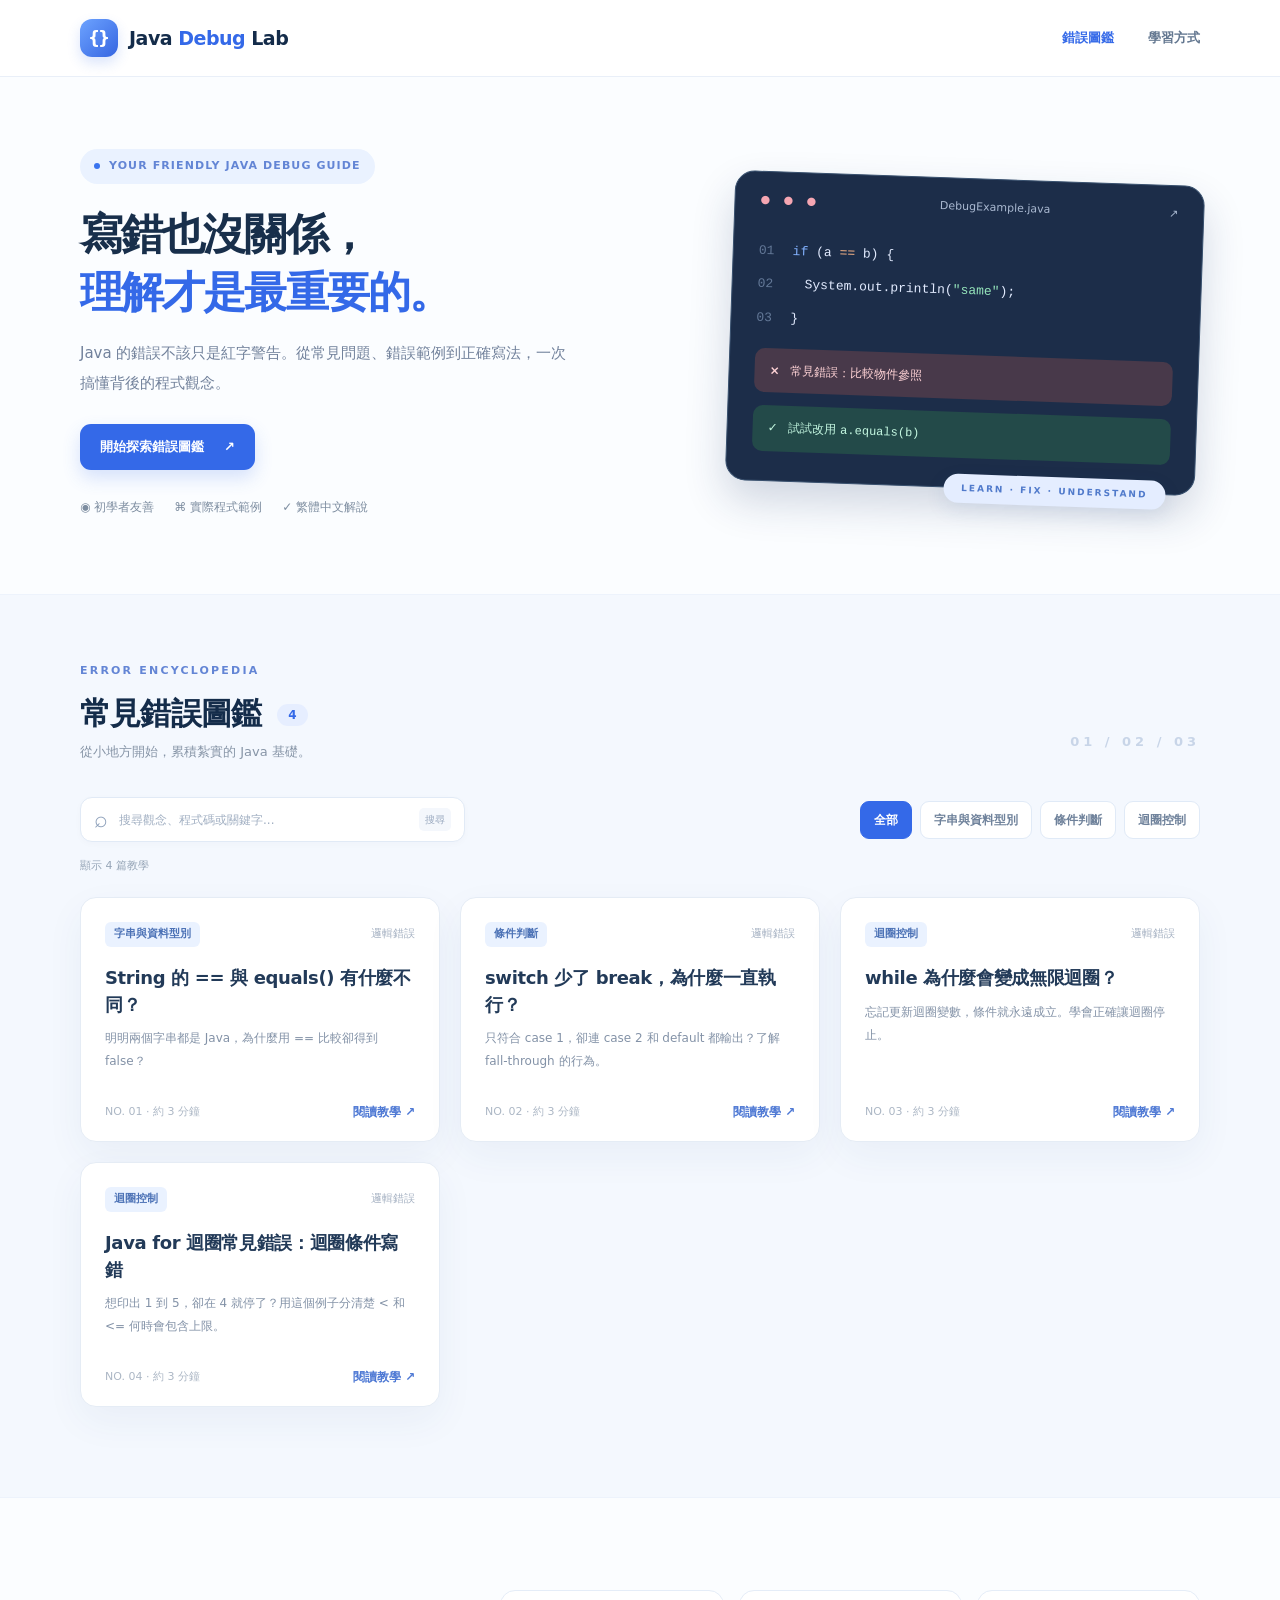
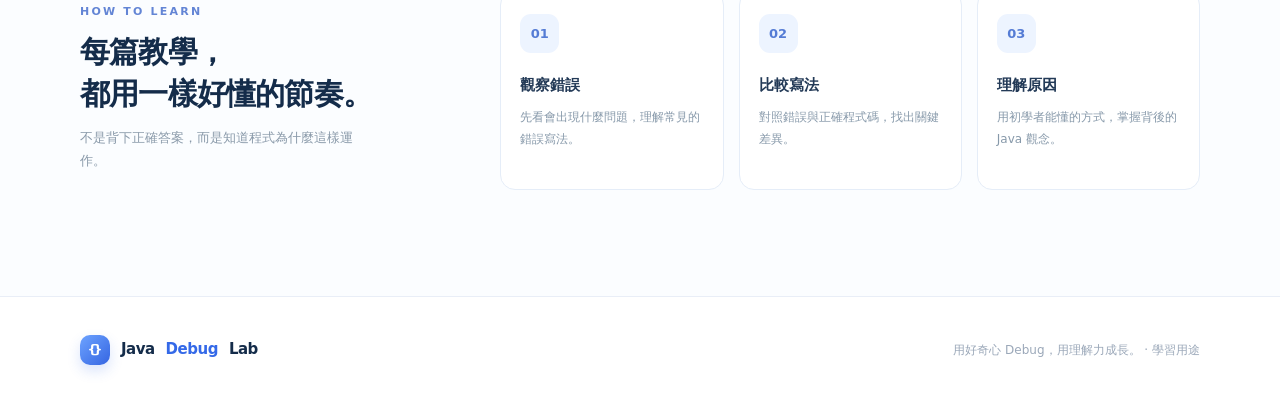
<file: index.html>
<!doctype html>
<html lang="zh-Hant">
<head>
  <meta charset="UTF-8">
  <meta name="viewport" content="width=device-width, initial-scale=1">
  <meta name="description" content="Java Debug Lab：用清楚的錯誤與正確範例，學懂 Java 初學者常見問題。">
  <title>Java Debug Lab｜從錯誤開始，真正學會 Java</title>
  <link rel="stylesheet" href="./assets/style.css">
  <script src="./assets/app.js" defer></script>
</head>
<body data-page="home">
  <header class="site-header">
    <div class="container nav-wrap">
      <a class="brand" href="./index.html" aria-label="Java Debug Lab 首頁">
        <span class="brand-mark" aria-hidden="true">{ }</span>
        <span>Java <strong>Debug</strong> Lab</span>
      </a>
      <nav class="top-nav" aria-label="主要導覽">
        <a class="active" aria-current="page" href="./index.html">錯誤圖鑑</a>
        <a href="#how-it-works">學習方式</a>
      </nav>
    </div>
  </header>

  <main>
    <section class="hero container" aria-labelledby="hero-title">
      <div class="hero-copy">
        <span class="eyebrow"><span class="eyebrow-dot"></span> YOUR FRIENDLY JAVA DEBUG GUIDE</span>
        <h1 id="hero-title">寫錯也沒關係，<br><span>理解才是最重要的。</span></h1>
        <p>Java 的錯誤不該只是紅字警告。從常見問題、錯誤範例到正確寫法，一次搞懂背後的程式觀念。</p>
        <a class="primary-link" href="#library">開始探索錯誤圖鑑 <span aria-hidden="true">↗</span></a>
        <div class="hero-meta"><span>◉ 初學者友善</span><span>⌘ 實際程式範例</span><span>✓ 繁體中文解說</span></div>
      </div>
      <div class="hero-art" aria-label="Java 程式碼問題與修正範例示意" role="img">
        <div class="art-top"><span class="art-dots">● ● ●</span><span>DebugExample.java</span><span>↗</span></div>
        <div class="art-code"><span class="ln">01</span><span class="c-blue">if</span> (a <span class="c-orange">==</span> b) {</div>
        <div class="art-code"><span class="ln">02</span>　System.out.println(<span class="c-green">"same"</span>);</div>
        <div class="art-code"><span class="ln">03</span>}</div>
        <div class="art-feedback bad"><span>×</span> 常見錯誤：比較物件參照</div>
        <div class="art-feedback good"><span>✓</span> 試試改用 <code>a.equals(b)</code></div>
        <div class="art-tag">LEARN · FIX · UNDERSTAND</div>
      </div>
    </section>

    <section class="library-section" id="library" aria-labelledby="library-title">
      <div class="container">
        <div class="section-top">
          <div><p class="overline">ERROR ENCYCLOPEDIA</p><h2 id="library-title">常見錯誤圖鑑 <span class="count-pill" id="article-count">—</span></h2><p class="section-subtitle">從小地方開始，累積紮實的 Java 基礎。</p></div>
          <div class="library-decoration" aria-hidden="true">01 / 02 / 03</div>
        </div>
        <div class="control-bar">
          <label class="search-box" for="search-input"><span aria-hidden="true">⌕</span><input id="search-input" type="search" placeholder="搜尋觀念、程式碼或關鍵字..." autocomplete="off"><span class="search-hint">搜尋</span></label>
          <div class="category-row" id="category-filters" role="group" aria-label="文章分類"></div>
        </div>
        <p class="results-status" id="results-status" role="status" aria-live="polite"></p>
        <div class="article-grid" id="article-grid" aria-label="教學文章列表"></div>
        <div class="empty-state" id="empty-state" hidden><div class="empty-icon">?</div><h3>沒有找到符合的文章</h3><p>換個關鍵字或選擇「全部」分類試試看。</p><button type="button" id="reset-filters" class="outline-button">清除搜尋條件</button></div>
      </div>
    </section>

    <section class="how-section container" id="how-it-works" aria-labelledby="how-title">
      <div class="how-intro"><span class="overline">HOW TO LEARN</span><h2 id="how-title">每篇教學，<br>都用一樣好懂的節奏。</h2><p>不是背下正確答案，而是知道程式為什麼這樣運作。</p></div>
      <div class="steps-grid">
        <div class="step-card"><span class="step-no">01</span><h3>觀察錯誤</h3><p>先看會出現什麼問題，理解常見的錯誤寫法。</p></div>
        <div class="step-card"><span class="step-no">02</span><h3>比較寫法</h3><p>對照錯誤與正確程式碼，找出關鍵差異。</p></div>
        <div class="step-card"><span class="step-no">03</span><h3>理解原因</h3><p>用初學者能懂的方式，掌握背後的 Java 觀念。</p></div>
      </div>
    </section>
  </main>
  <footer class="site-footer"><div class="container footer-wrap"><span class="brand mini"><span class="brand-mark" aria-hidden="true">{ }</span> Java <strong>Debug</strong> Lab</span><span>用好奇心 Debug，用理解力成長。 · 學習用途</span></div></footer>
</body>
</html>
</file>
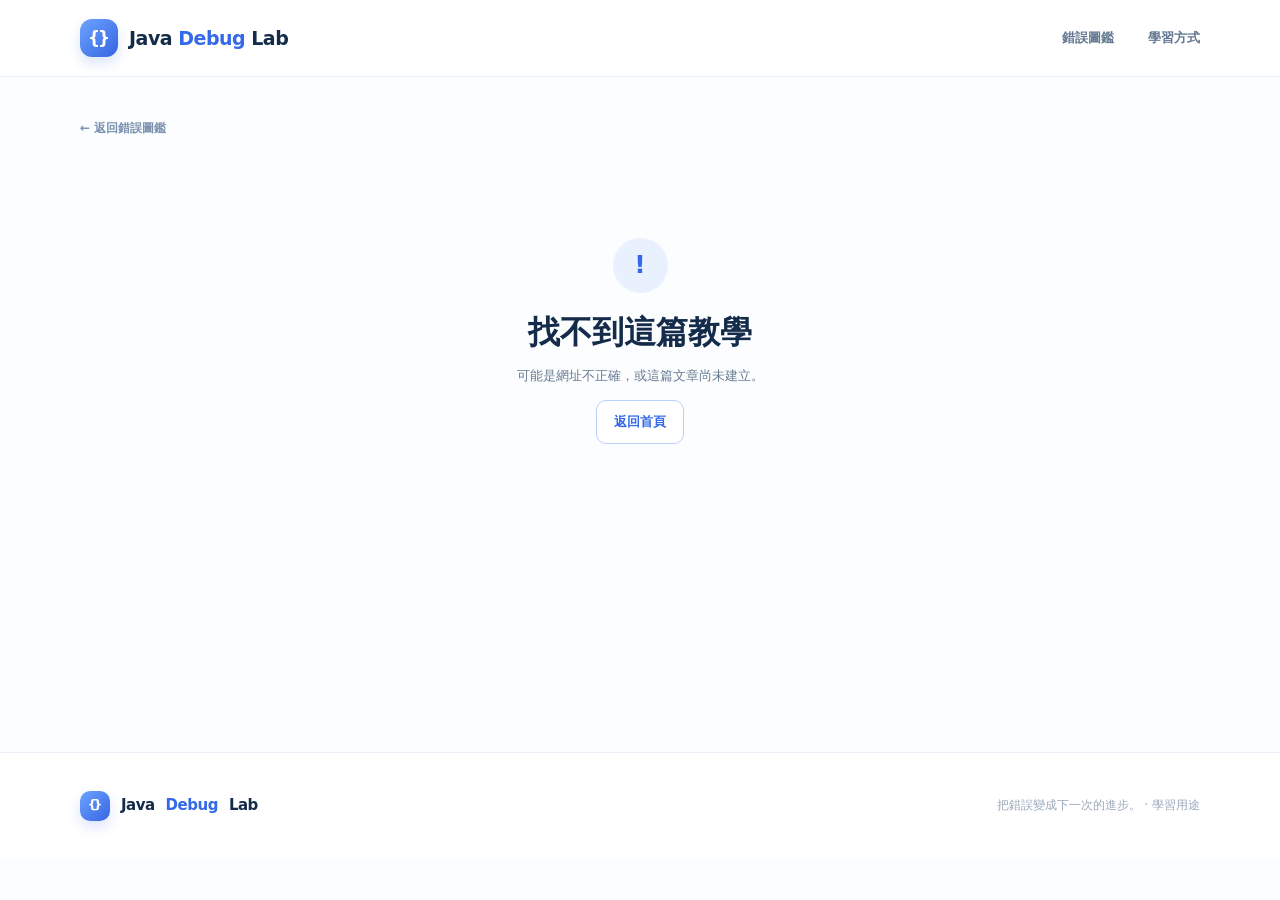
<file: article.html>
<!doctype html>
<html lang="zh-Hant">
<head>
  <meta charset="UTF-8">
  <meta name="viewport" content="width=device-width, initial-scale=1">
  <meta name="description" content="Java Debug Lab 教學文章：比較常見錯誤、正確寫法與觀念說明。">
  <title>文章教學｜Java Debug Lab</title>
  <link rel="stylesheet" href="./assets/style.css">
  <script src="./assets/app.js" defer></script>
</head>
<body data-page="article">
  <header class="site-header"><div class="container nav-wrap"><a class="brand" href="./index.html"><span class="brand-mark" aria-hidden="true">{ }</span><span>Java <strong>Debug</strong> Lab</span></a><nav class="top-nav" aria-label="主要導覽"><a href="./index.html">錯誤圖鑑</a><a href="./index.html#how-it-works">學習方式</a></nav></div></header>
  <main class="container detail-main">
    <a href="./index.html#library" class="back-link">← 返回錯誤圖鑑</a>
    <div id="article-loading" class="loading-state" role="status">文章載入中...</div>
    <div id="article-error" class="empty-state detail-error" hidden><div class="empty-icon">!</div><h1>找不到這篇教學</h1><p>可能是網址不正確，或這篇文章尚未建立。</p><a href="./index.html" class="outline-button">返回首頁</a></div>
    <article id="article-content" hidden>
      <div class="detail-hero"><p class="overline">JAVA DEBUG NOTE</p><div class="detail-meta" id="detail-meta"></div><h1 id="detail-title"></h1><p id="detail-summary" class="detail-summary"></p></div>
      <div class="detail-layout">
        <div class="detail-body">
          <section class="detail-section" aria-labelledby="symptom-title"><div class="section-heading"><span class="section-index">01</span><h2 id="symptom-title">發生了什麼事？</h2></div><p id="detail-symptom" class="detail-paragraph"></p></section>
          <section class="detail-section" aria-labelledby="code-title"><div class="section-heading"><span class="section-index">02</span><h2 id="code-title">錯誤與正確寫法</h2></div><div class="code-stack"><div class="code-card wrong"><div class="code-head"><span><span class="code-indicator">×</span> 常見錯誤寫法</span><button class="copy-button" type="button" data-copy="wrong" aria-label="複製錯誤程式碼">複製程式碼</button></div><pre><code id="detail-wrong"></code></pre></div><div class="code-card right"><div class="code-head"><span><span class="code-indicator">✓</span> 修正後的寫法</span><button class="copy-button" type="button" data-copy="correct" aria-label="複製正確程式碼">複製程式碼</button></div><pre><code id="detail-correct"></code></pre></div></div></section>
          <section class="detail-section" aria-labelledby="reason-title"><div class="section-heading"><span class="section-index">03</span><h2 id="reason-title">為什麼會這樣？</h2></div><div class="explanation" id="detail-explanation"></div></section>
          <section class="detail-section" aria-labelledby="takeaway-title"><div class="section-heading"><span class="section-index">04</span><h2 id="takeaway-title">這篇要記住的事</h2></div><ul class="takeaways" id="detail-takeaways"></ul></section>
          <div class="detail-next" id="detail-next"></div>
        </div>
        <aside class="detail-sidebar" aria-label="文章導覽"><div class="sidebar-card"><p class="sidebar-label">THIS LESSON</p><h3>學習路線</h3><ol><li><a href="#symptom-title">發生了什麼事？</a></li><li><a href="#code-title">錯誤與正確寫法</a></li><li><a href="#reason-title">為什麼會這樣？</a></li><li><a href="#takeaway-title">這篇要記住的事</a></li></ol><div class="side-tip">TIP <p>試著自己修改範例，再觀察執行結果，會記得更牢。</p></div></div></aside>
      </div>
    </article>
  </main>
  <footer class="site-footer"><div class="container footer-wrap"><span class="brand mini"><span class="brand-mark" aria-hidden="true">{ }</span> Java <strong>Debug</strong> Lab</span><span>把錯誤變成下一次的進步。 · 學習用途</span></div></footer>
  <div id="toast" class="toast" role="status" aria-live="polite" hidden></div>
</body>
</html>
</file>
<file: assets/style.css>
:root{color-scheme:light;--navy:#142c4a;--ink:#1d344c;--muted:#687b90;--blue:#3469e8;--blue-deep:#2250bd;--sky:#ecf4ff;--border:#e5edf6;--card:#fff;--bg:#fbfdff;--shadow:0 14px 38px rgba(28,67,124,.055)}
*{box-sizing:border-box}html{scroll-behavior:smooth;scroll-padding-top:100px}body{margin:0;background:var(--bg);color:var(--ink);font-family:Inter,"Noto Sans TC","PingFang TC","Microsoft JhengHei",system-ui,-apple-system,sans-serif;line-height:1.7}button,input{font:inherit}button{cursor:pointer}a{color:inherit;text-decoration:none}button:focus-visible,a:focus-visible,input:focus-visible{outline:3px solid #8eb4ff;outline-offset:3px}pre{margin:0}h1,h2,h3,p{margin-top:0}.container{width:min(1120px,calc(100% - 44px));margin-inline:auto}
.site-header{position:sticky;top:0;z-index:10;background:rgba(255,255,255,.94);backdrop-filter:blur(16px);border-bottom:1px solid #e9eff8}.nav-wrap{height:76px;display:flex;align-items:center;justify-content:space-between;gap:20px}.brand{display:inline-flex;align-items:center;gap:11px;white-space:nowrap;color:var(--navy);font-size:19px;font-weight:650;letter-spacing:-.5px}.brand strong{color:var(--blue)}.brand-mark{display:inline-flex;align-items:center;justify-content:center;width:38px;height:38px;border-radius:12px;color:#fff;background:linear-gradient(135deg,#6da3ff,#3565e1);font-size:17px;font-weight:800;letter-spacing:-4px;padding-right:4px;box-shadow:0 6px 13px rgba(52,105,232,.18)}.top-nav{display:flex;gap:34px;align-items:center;font-size:13px;font-weight:650;color:#637790}.top-nav a:hover,.top-nav a.active{color:var(--blue)}.nav-github{padding:9px 16px;border:1px solid var(--border);border-radius:10px}
.hero{display:grid;grid-template-columns:1.08fr .92fr;align-items:center;gap:55px;min-height:465px;padding-block:72px 77px}.eyebrow,.overline{letter-spacing:2.2px;font-size:11px;font-weight:800;color:#6385d5}.eyebrow{display:inline-flex;align-items:center;gap:9px;background:#eaf2ff;padding:8px 14px;border-radius:30px;letter-spacing:1.1px}.eyebrow-dot{width:6px;height:6px;background:#3973ef;border-radius:50%}.hero h1{font-size:clamp(32px,3.35vw,51px);line-height:1.36;letter-spacing:-1.9px;color:#182f4b;margin:21px 0 18px;font-weight:820}.hero h1 span{color:var(--blue)}.hero-copy>p{font-size:15px;color:#71819b;line-height:1.95;max-width:500px;margin:0 0 26px}.primary-link{display:inline-flex;gap:20px;align-items:center;background:var(--blue);color:white;border-radius:11px;padding:12px 20px;font-size:13px;font-weight:700;box-shadow:0 8px 18px rgba(52,105,232,.19)}.primary-link:hover{background:var(--blue-deep)}.hero-meta{display:flex;flex-wrap:wrap;gap:20px;margin-top:27px;color:#7d8da0;font-size:12px}.hero-art{position:relative;max-width:470px;width:100%;justify-self:end;background:#1c2d49;border:1px solid #38506e;border-radius:20px;color:#e2ebff;box-shadow:0 20px 42px rgba(24,50,94,.19);padding:19px 25px 29px;transform:rotate(2deg)}.art-top{display:flex;align-items:center;justify-content:space-between;gap:12px;color:#aab9d1;font-size:11px;padding-bottom:24px}.art-dots{color:#f5a6b2;letter-spacing:5px}.art-code{font-family:Consolas,Monaco,monospace;font-size:clamp(11px,1.15vw,13px);line-height:2.6;white-space:nowrap}.ln{display:inline-block;width:34px;color:#637897}.c-blue{color:#83b2ff}.c-orange{color:#ffb889}.c-green{color:#95e5bb}.art-feedback{font-size:12px;line-height:1.7;padding:12px 15px;margin-top:13px;border-radius:10px}.art-feedback span{font-weight:800;margin-right:7px}.art-feedback.bad{background:#48394a;color:#ffd3d6}.art-feedback.good{background:#234a49;color:#c4f7e1}.art-feedback code{font-size:12px}.art-tag{position:absolute;bottom:-16px;right:28px;background:#e4edff;color:#507acb;border-radius:20px;padding:7px 18px;font-size:9px;font-weight:750;letter-spacing:2px;box-shadow:0 7px 20px rgba(39,80,144,.1)}
.library-section{background:#f4f8fe;padding:67px 0 90px;border-block:1px solid #edf3fc}.section-top{display:flex;justify-content:space-between;align-items:flex-end}.section-top h2,.how-intro h2{font-size:31px;line-height:1.4;letter-spacing:-.8px;color:var(--navy);margin:7px 0 6px}.section-subtitle{font-size:13px;color:#8795a7;margin:0}.count-pill{font-size:12px;color:var(--blue);background:#e6eeff;border-radius:18px;vertical-align:middle;padding:4px 11px;margin-left:6px;letter-spacing:0}.library-decoration{font-size:13px;font-weight:750;letter-spacing:4px;color:#c8d5e8;padding-bottom:10px}.control-bar{display:flex;align-items:center;flex-wrap:wrap;gap:15px;justify-content:space-between;margin-top:34px}.search-box{width:min(100%,385px);display:flex;gap:9px;align-items:center;background:white;border:1px solid #e1eaf6;border-radius:12px;padding:10px 13px;box-shadow:0 2px 7px rgba(18,40,81,.025)}.search-box>span:first-child{font-size:23px;line-height:1;color:#8da0ba}.search-box input{border:0;outline:0;width:100%;min-width:0;background:transparent;color:var(--ink);font-size:12px}.search-box input:focus-visible{outline:0}.search-box:focus-within{border-color:#8bb0ff;box-shadow:0 0 0 3px #e7efff}.search-box input::placeholder{color:#a1afc2}.search-hint{font-size:10px;flex-shrink:0;color:#9baac0;background:#f4f7fc;border-radius:5px;padding:3px 6px}.category-row{display:flex;flex-wrap:wrap;gap:8px}.filter-btn{color:#6f829b;border:1px solid #e0eaf7;background:white;padding:8px 13px;border-radius:9px;font-size:12px;font-weight:700}.filter-btn:hover{border-color:#9ab7ef}.filter-btn.active{color:white;border-color:var(--blue);background:var(--blue)}.results-status{font-size:11px;color:#96a5b7;margin:15px 0 21px;min-height:19px}.article-grid{display:grid;grid-template-columns:repeat(3,minmax(0,1fr));gap:20px}.article-card{display:flex;flex-direction:column;gap:0;background:#fff;border:1px solid #e5ecf5;border-radius:16px;padding:24px 24px 19px;min-height:245px;box-shadow:var(--shadow);transition:transform .18s,box-shadow .18s,border-color .18s}.article-card:hover{transform:translateY(-4px);box-shadow:0 14px 33px rgba(30,66,111,.1);border-color:#bdcff3}.card-top{display:flex;align-items:center;justify-content:space-between;gap:12px}.category-badge{font-size:11px;font-weight:700;background:#eaf2ff;color:#4c72b6;border-radius:6px;padding:3px 9px}.card-type{color:#a5b1c2;font-size:11px}.article-card h3{font-size:18px;line-height:1.48;letter-spacing:-.35px;margin:18px 0 9px;color:#223a58}.article-card p{font-size:12px;color:#8392a7;line-height:1.9;margin:0}.card-footer{display:flex;align-items:center;justify-content:space-between;margin-top:auto;padding-top:25px}.card-footer span{font-size:11px;color:#acb7c5}.card-footer a{color:#4d78d4;font-size:12px;font-weight:750}.card-footer a:hover{text-decoration:underline}.empty-state{text-align:center;margin:32px auto;padding:48px 20px;max-width:480px}.empty-state h3,.empty-state h1{color:var(--navy);margin:12px 0 5px}.empty-state p{color:var(--muted);font-size:13px}.empty-icon{margin:auto;display:grid;place-items:center;width:55px;height:55px;background:#e9f1ff;color:var(--blue);border-radius:50%;font-size:25px;font-weight:700}.outline-button{display:inline-flex;align-items:center;border:1px solid #bad1fb;border-radius:10px;padding:10px 17px;color:var(--blue);background:#fff;font-size:13px;font-weight:700}
.how-section{display:grid;grid-template-columns:.9fr 1.7fr;gap:50px;align-items:center;padding-block:92px 106px}.how-intro h2{font-size:30px;margin:8px 0 12px}.how-intro>p{font-size:13px;color:#8a9aaa;max-width:290px}.steps-grid{display:grid;grid-template-columns:repeat(3,1fr);gap:15px}.step-card{border:1px solid #e5edf8;padding:23px 19px;border-radius:15px;background:#fff;min-height:200px}.step-no{display:inline-grid;place-items:center;background:#edf4ff;color:#557cd5;border-radius:11px;height:39px;width:39px;font-size:13px;font-weight:800}.step-card h3{font-size:15px;color:#233a57;margin:20px 0 8px}.step-card p{font-size:12px;color:#8799aa;line-height:1.8;margin:0}.site-footer{border-top:1px solid #e9eef7;background:#fff}.footer-wrap{min-height:105px;display:flex;align-items:center;justify-content:space-between;gap:15px}.footer-wrap>span:last-child{color:#9ba8b9;font-size:12px}.brand.mini{font-size:15px}.brand.mini .brand-mark{height:30px;width:30px;font-size:13px;border-radius:10px}
.detail-main{padding-top:36px;padding-bottom:95px;min-height:75vh}.back-link{color:#7b91af;font-size:12px;font-weight:650}.back-link:hover{color:var(--blue)}.detail-hero{padding-top:36px;padding-bottom:48px;border-bottom:1px solid #e6edf8}.detail-meta{display:flex;gap:9px;align-items:center;flex-wrap:wrap;margin-top:16px}.meta-chip{background:#edf3fc;color:#5577aa;padding:5px 11px;border-radius:7px;font-size:11px;font-weight:700}.meta-dot{font-size:11px;color:#91a0b1}.detail-hero h1{color:var(--navy);font-size:clamp(28px,4vw,43px);margin:16px 0 12px;letter-spacing:-.7px;line-height:1.4}.detail-summary{color:#75889d;font-size:15px;max-width:740px;margin:0}.detail-layout{display:grid;grid-template-columns:minmax(0,1fr) 245px;gap:63px;align-items:start}.detail-body{min-width:0}.detail-section{padding-top:43px}.section-heading{display:flex;gap:12px;align-items:center;margin-bottom:16px}.section-heading h2{font-size:22px;letter-spacing:-.4px;color:#213a57;margin:0}.section-index{display:inline-grid;place-items:center;border-radius:9px;background:#e9f1ff;color:#507bd5;font-size:11px;font-weight:800;width:35px;height:35px}.detail-paragraph,.explanation p{color:#5e738b;font-size:14px;line-height:2;white-space:pre-line}.code-stack{display:grid;gap:17px}.code-card{overflow:hidden;border:1px solid #dfe8f1;border-radius:13px;background:#18263c}.code-card.wrong{border-top:3px solid #f19aaa}.code-card.right{border-top:3px solid #77d9b2}.code-head{display:flex;align-items:center;justify-content:space-between;gap:12px;padding:11px 16px;background:#24334a;border-bottom:1px solid #35445b;font-size:12px;color:#e8edf7;font-weight:700}.wrong .code-indicator{color:#ffabb9;margin-right:6px}.right .code-indicator{color:#83e7bd;margin-right:6px}.copy-button{border:1px solid #526177;background:transparent;color:#c6d4e6;border-radius:6px;padding:4px 10px;font-size:11px}.copy-button:hover{background:#354963}.code-card pre{color:#e5edf9;padding:20px 22px;overflow-x:auto;font-family:Consolas,Monaco,"Courier New",monospace;line-height:1.85;font-size:13px;tab-size:4}.code-card code{font:inherit}.explanation p{margin-bottom:13px}.takeaways{list-style:none;margin:0;padding:4px 0;display:grid;gap:12px}.takeaways li{position:relative;padding:13px 15px 13px 45px;background:#f0f6ff;border:1px solid #e5effd;border-radius:9px;color:#52708e;font-size:13px;line-height:1.8}.takeaways li:before{content:'✓';display:grid;place-items:center;position:absolute;top:15px;left:14px;width:19px;height:19px;background:#d9e9ff;border-radius:50%;color:#3870d8;font-size:11px;font-weight:800}.detail-sidebar{padding-top:38px}.sidebar-card{position:sticky;top:106px;padding:25px 23px;border-radius:15px;background:#f3f7ff;border:1px solid #e5edfa}.sidebar-label{font-size:10px;letter-spacing:2px;font-weight:800;color:#85a0d5;margin-bottom:7px}.sidebar-card h3{font-size:17px;color:#27405f;margin:0 0 21px}.sidebar-card ol{margin:0;padding:0;list-style:none;display:grid;gap:15px;counter-reset:lesson}.sidebar-card li{counter-increment:lesson;font-size:12px;color:#7288a5}.sidebar-card li::before{content:"0" counter(lesson) "  ";font-size:10px;color:#9db0c9}.sidebar-card li a:hover{color:var(--blue)}.side-tip{margin-top:23px;border-top:1px solid #e0e9f6;padding-top:21px;color:#5d80c5;font-size:10px;font-weight:850;letter-spacing:1px}.side-tip p{letter-spacing:0;font-size:11px;font-weight:450;color:#8296ad;line-height:1.8;margin:5px 0 0}.detail-next{margin-top:52px;padding:21px 24px;display:flex;align-items:center;justify-content:space-between;gap:10px;border-radius:13px;background:#eff5ff}.detail-next small{display:block;color:#8699b3;font-size:11px}.detail-next strong{display:block;color:#2d5184;font-size:15px;margin-top:5px}.detail-next a{font-size:12px;font-weight:700;color:var(--blue);white-space:nowrap}.loading-state{padding:100px 0;text-align:center;color:#7891ad}.detail-error{margin:50px auto}.toast{position:fixed;z-index:100;right:22px;bottom:22px;background:#183a5d;border-radius:12px;padding:12px 18px;color:#fff;box-shadow:0 10px 30px rgba(17,40,70,.2);font-size:13px}
@media(max-width:940px){.hero{gap:25px;min-height:410px;padding-block:54px}.article-grid{grid-template-columns:repeat(2,minmax(0,1fr))}.how-section{grid-template-columns:1fr;gap:25px}.detail-layout{grid-template-columns:minmax(0,1fr) 195px;gap:24px}.control-bar{align-items:stretch}.search-box{width:100%}}@media(max-width:650px){.container{width:min(100% - 32px,1120px)}.nav-wrap{height:68px}.brand{font-size:15px}.brand-mark{height:33px;width:33px;border-radius:10px}.top-nav{gap:14px;font-size:11px}.top-nav .nav-github{display:none}.hero{grid-template-columns:1fr;gap:34px;padding-block:49px 69px}.hero h1{font-size:35px}.hero-art{max-width:440px;justify-self:center;transform:rotate(1deg)}.hero-meta{gap:12px;font-size:10px}.library-section{padding:46px 0 65px}.section-top h2{font-size:26px}.library-decoration{display:none}.article-grid{grid-template-columns:1fr;gap:13px}.article-card{min-height:207px;padding:20px}.control-bar{margin-top:25px}.category-row{gap:7px}.filter-btn{font-size:11px;padding:7px 11px}.how-section{padding-block:65px}.how-intro h2{font-size:27px}.steps-grid{grid-template-columns:1fr;gap:10px}.step-card{min-height:unset}.footer-wrap{min-height:95px;flex-wrap:wrap;justify-content:center;gap:0;padding-block:20px;text-align:center}.footer-wrap>span:last-child{width:100%}.detail-main{padding-top:22px}.detail-hero{padding:20px 0 31px}.detail-hero h1{font-size:30px}.detail-layout{display:block}.detail-sidebar{display:none}.detail-section{padding-top:35px}.section-heading h2{font-size:19px}.code-card pre{padding:15px;font-size:11px}.code-head{padding:11px;font-size:11px}.detail-next{padding:17px}.detail-next strong{font-size:13px}}
@media(prefers-reduced-motion:reduce){html{scroll-behavior:auto}.article-card{transition:none}}
</file>
